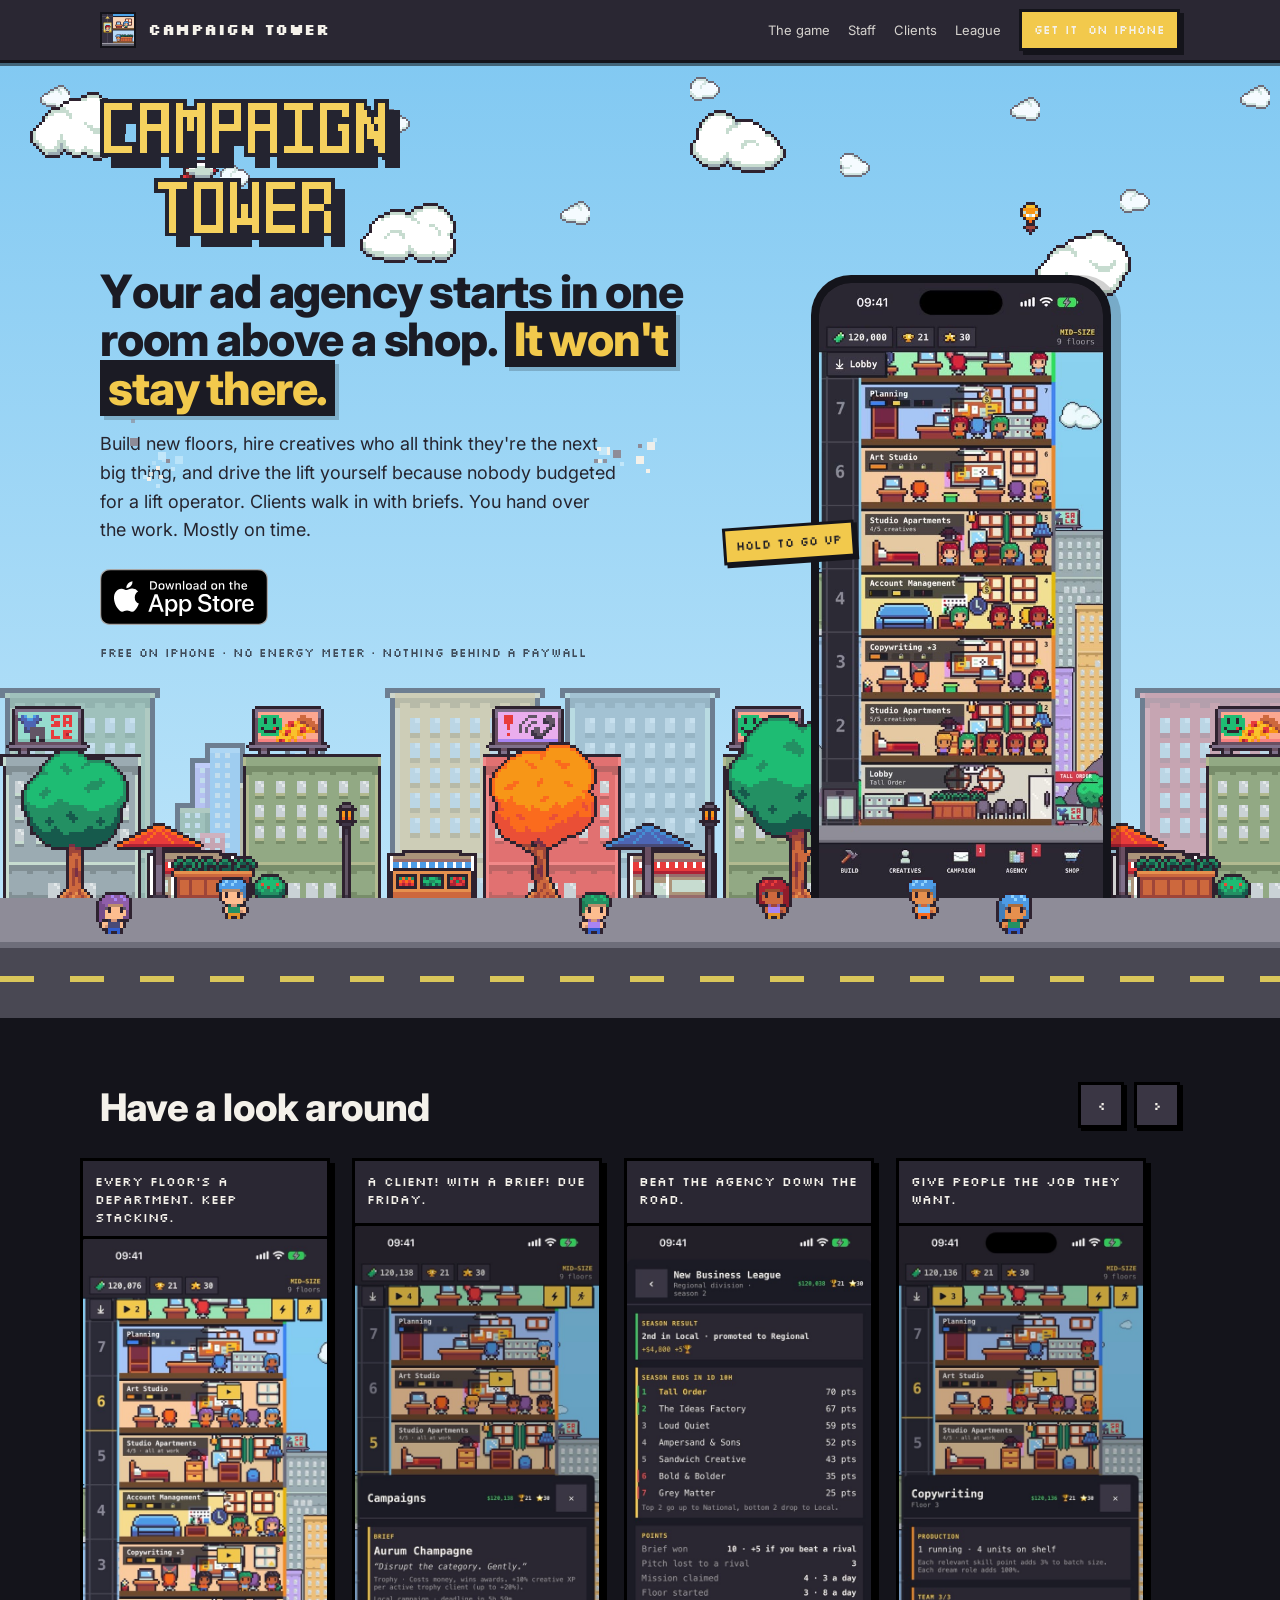
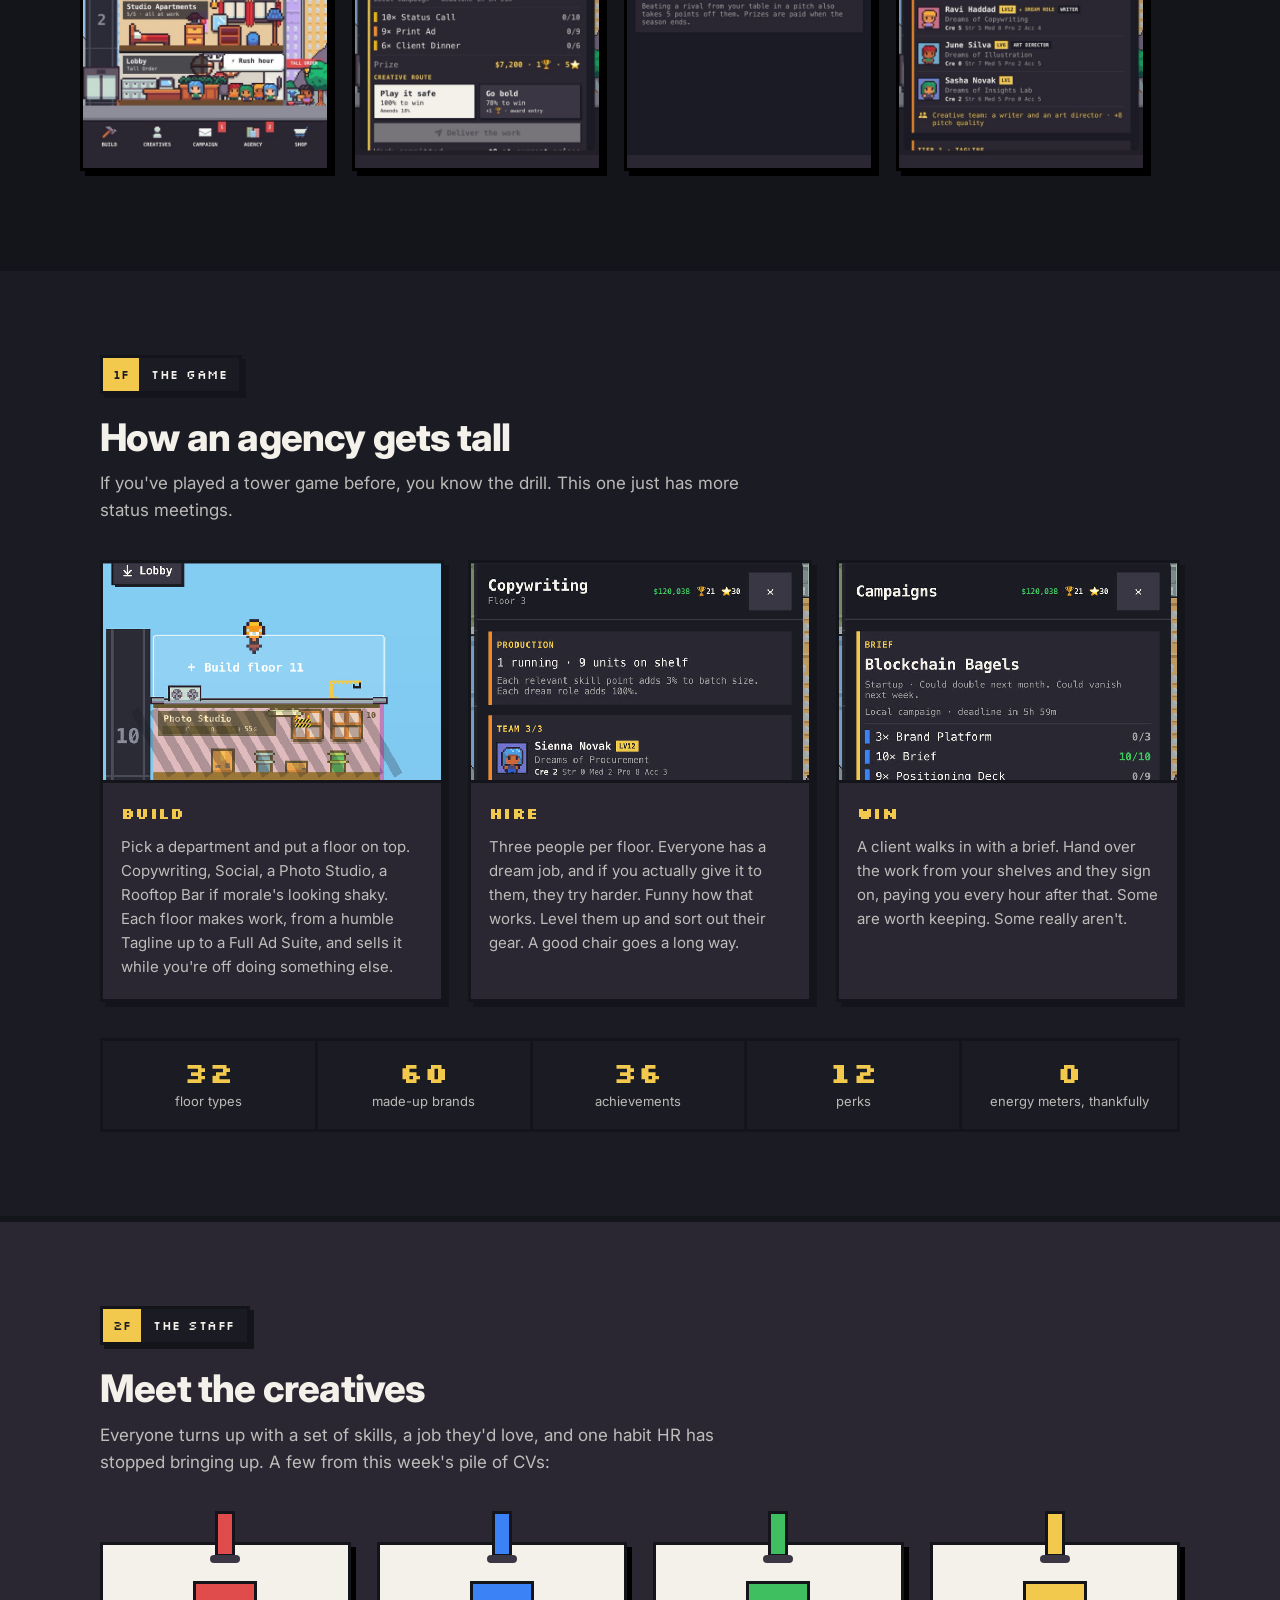
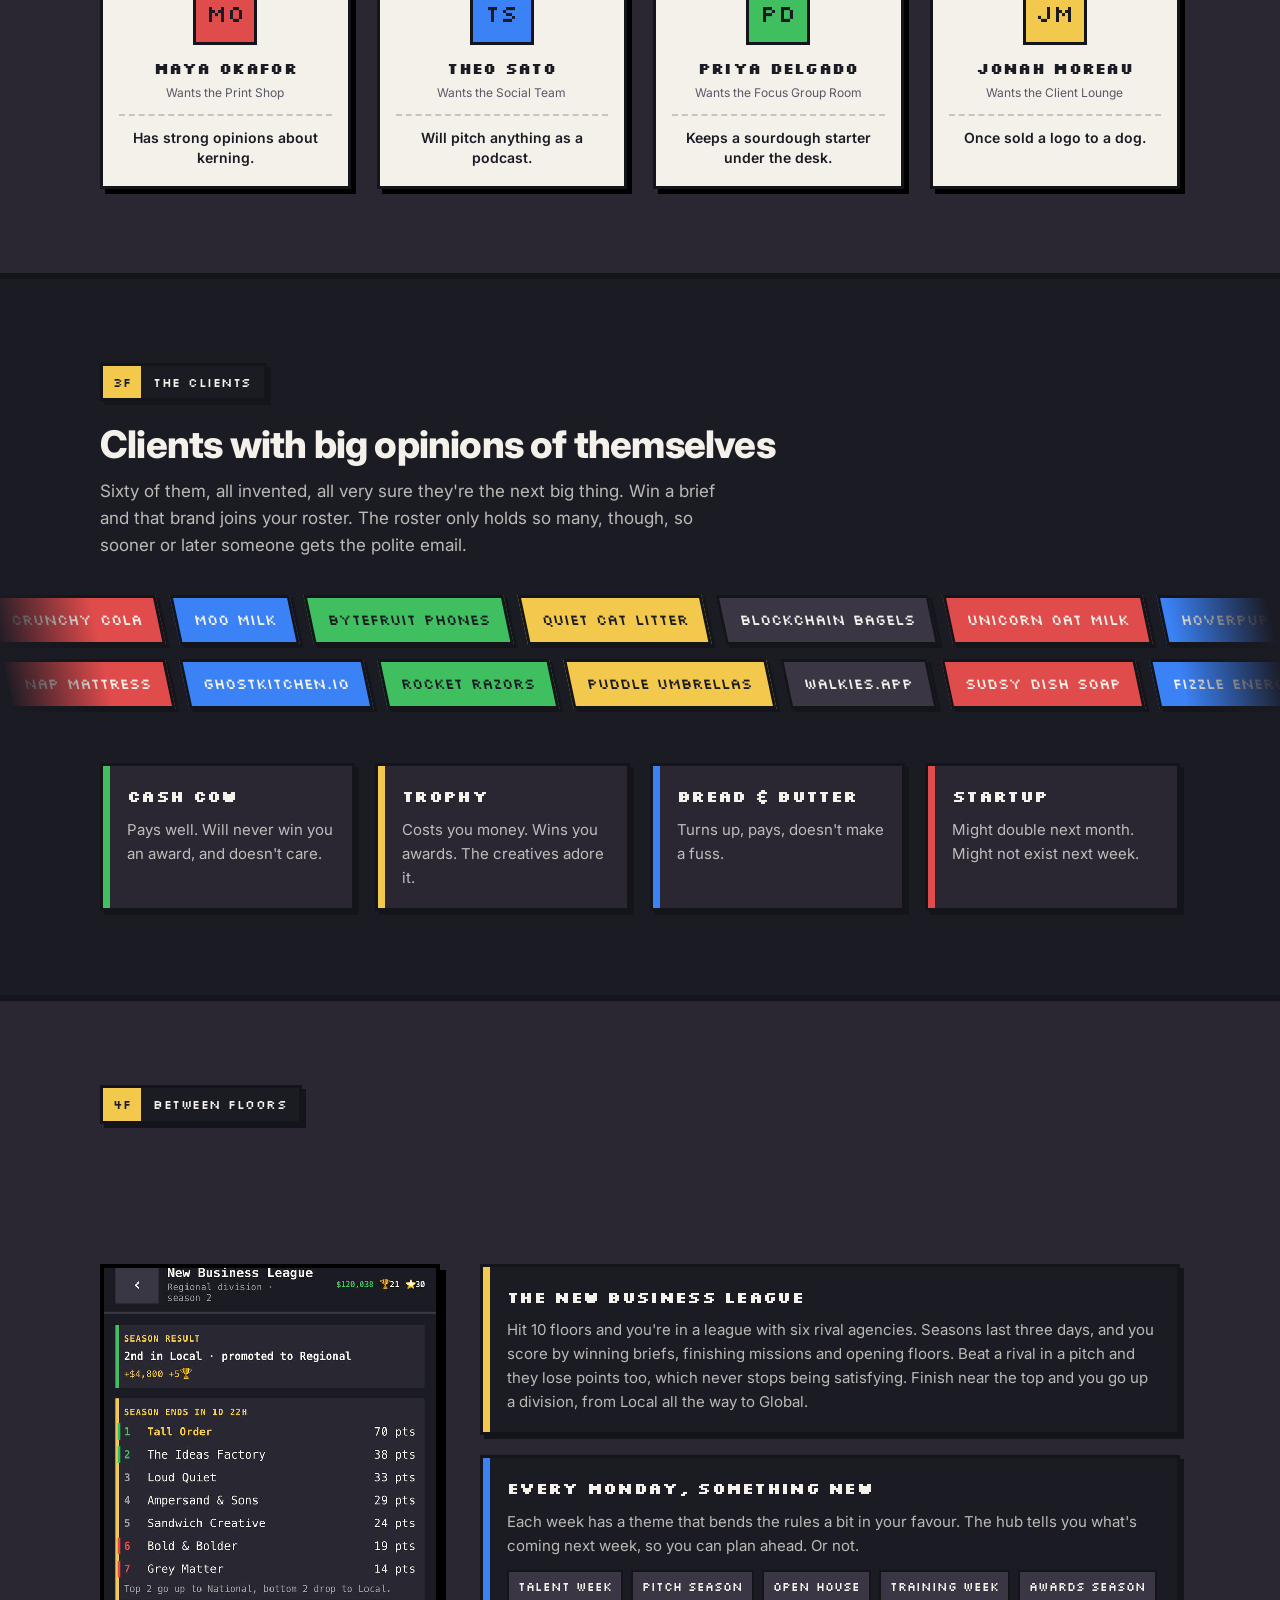
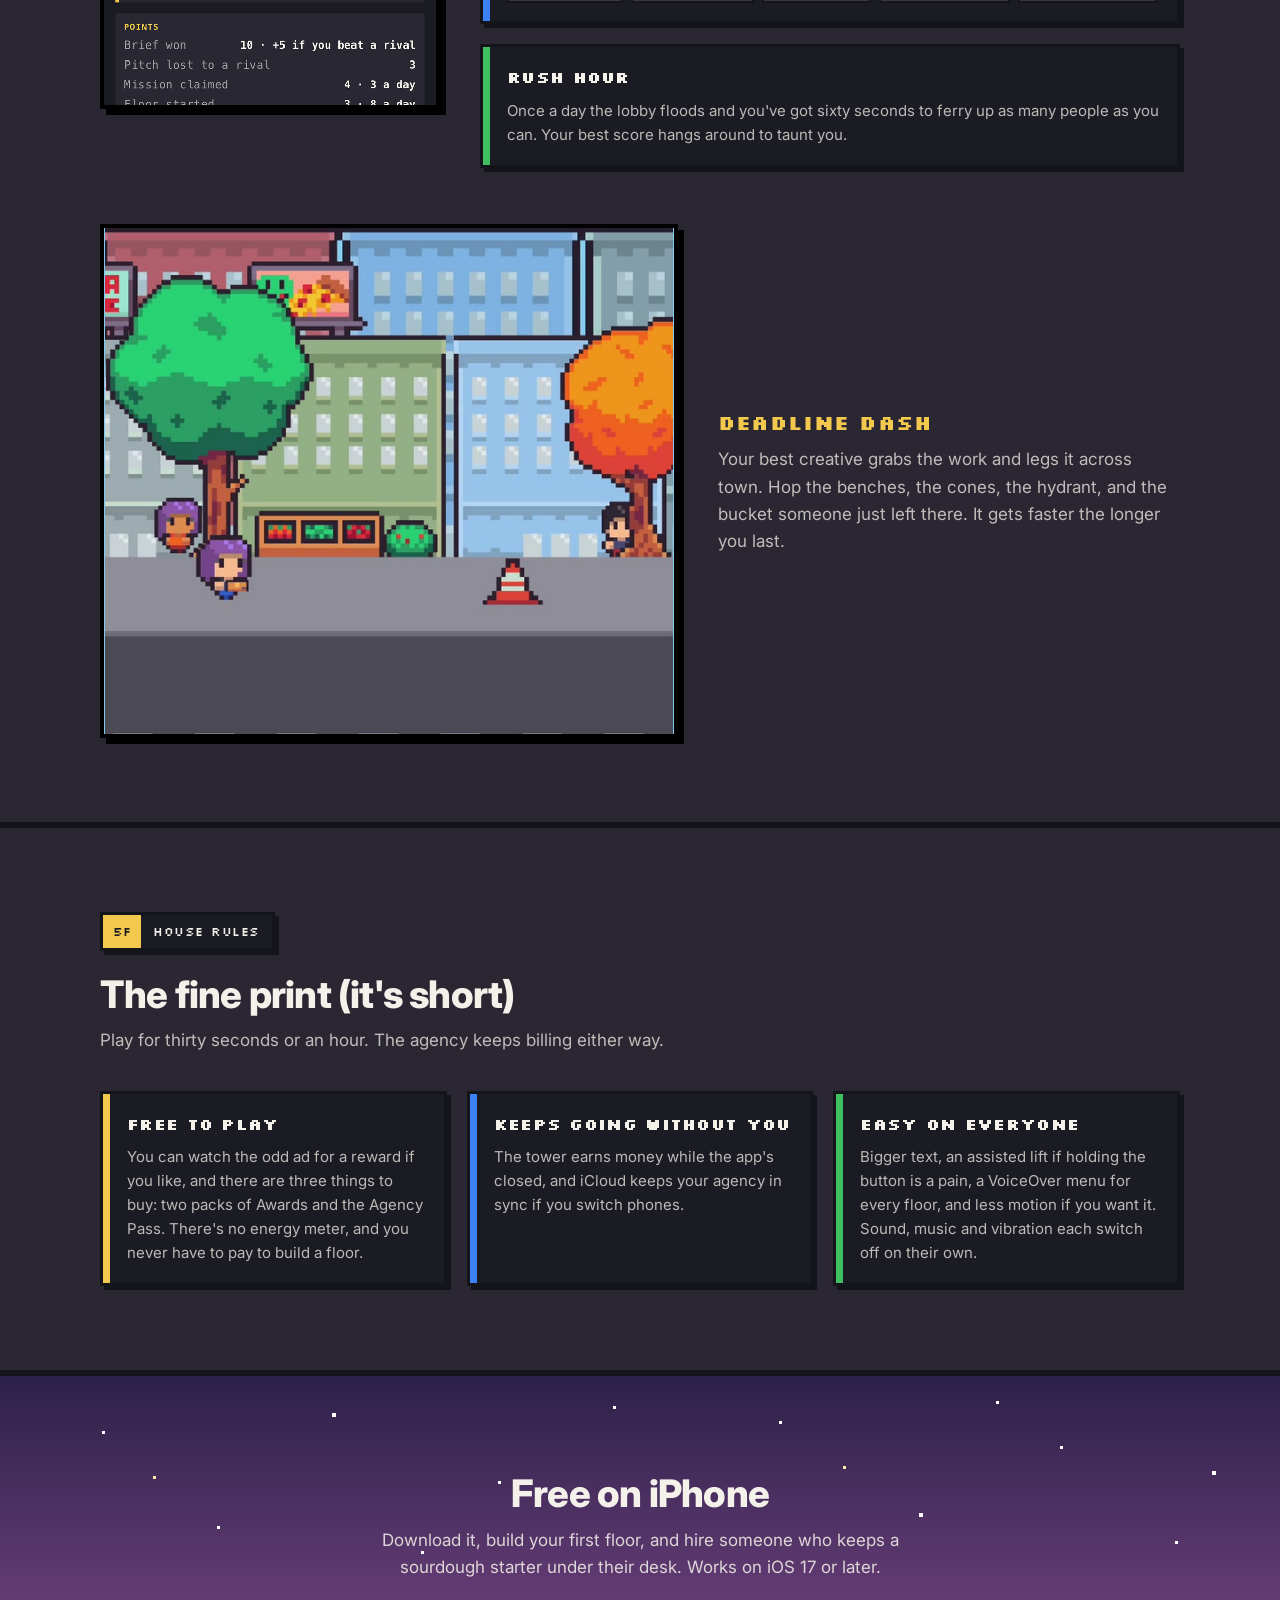
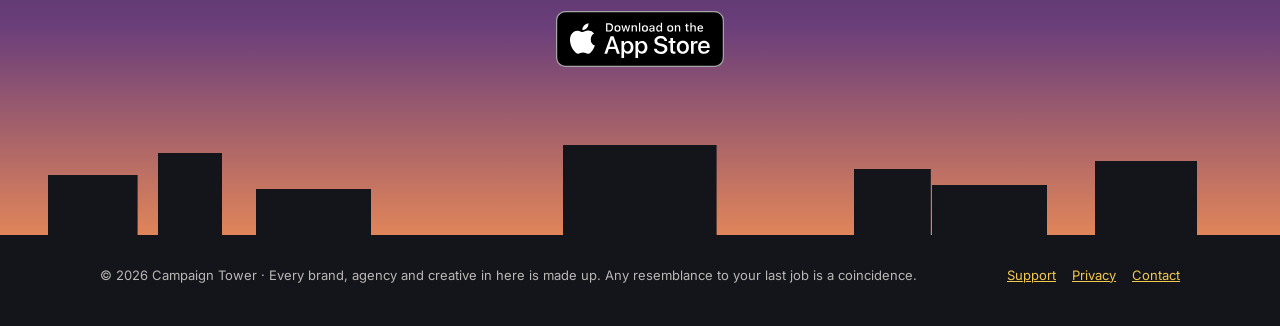
<file: index.html>
<!doctype html>
<html lang="en">
<head>
<meta charset="utf-8">
<meta name="viewport" content="width=device-width,initial-scale=1">
<title>Campaign Tower: build an ad agency one floor at a time</title>
<meta name="description" content="A pixel-art tower game for iPhone. Build an ad agency floor by floor, hire creatives with strange habits, drive the lift yourself and win briefs from sixty made-up brands.">
<link rel="canonical" href="https://njvb.github.io/campaigntower-site/">
<meta property="og:type" content="website">
<meta property="og:url" content="https://njvb.github.io/campaigntower-site/">
<meta property="og:title" content="Campaign Tower">
<meta property="og:description" content="Your ad agency starts in one room above a shop. A pixel-art tower game for iPhone.">
<meta property="og:image" content="https://njvb.github.io/campaigntower-site/img/share.jpg">
<meta property="og:image:width" content="1200">
<meta property="og:image:height" content="630">
<meta name="twitter:card" content="summary_large_image">
<meta name="theme-color" content="#2A2733">
<link rel="icon" href="img/icon.png">
<link rel="apple-touch-icon" href="img/icon.png">
<link rel="preconnect" href="https://fonts.googleapis.com">
<link rel="preconnect" href="https://fonts.gstatic.com" crossorigin>
<link href="https://fonts.googleapis.com/css2?family=Inter:wght@400;600;700;800&family=Silkscreen:wght@400;700&display=swap" rel="stylesheet">
<link rel="stylesheet" href="style.css">
<script src="motion.js" defer></script>
<script>
  document.documentElement.classList.add('js');
  // Full motion unless the visitor asked for less; motion.js clears it if it never loads.
  if (!matchMedia('(prefers-reduced-motion: reduce)').matches) {
    document.documentElement.classList.add('motion');
    setTimeout(() => { if (!window.__motion) document.documentElement.classList.remove('motion'); }, 3000);
  }
  // The App Store link. Every download button uses it.
  window.APP_STORE_URL = "https://apps.apple.com/app/id6804446974";
</script>
<script type="application/ld+json">
{"@context":"https://schema.org","@type":"SoftwareApplication","name":"Campaign Tower","operatingSystem":"iOS 17 or later","applicationCategory":"GameApplication","offers":{"@type":"Offer","price":"0","priceCurrency":"USD"},"description":"A pixel-art idle game about stacking a one-room startup into a global ad agency."}
</script>
</head>
<body>
<header class="bar"><div class="wrap">
  <img src="img/icon.png" alt="" width="36" height="36"><b>CAMPAIGN TOWER</b>
  <nav aria-label="Sections">
    <a href="#loop">The game</a><a href="#staff">Staff</a><a href="#clients">Clients</a><a href="#league">League</a>
    <a class="btn js-store" href="#get">Get it<span class="wide"> on iPhone</span></a>
  </nav>
</div></header>

<div class="liftbar" aria-hidden="true"><b class="lf">G</b><div class="shaft"><i class="car"></i></div></div>

<main>
<section class="hero" data-floor="G" aria-labelledby="hero-title">
  <div class="scene" aria-hidden="true">
    <div class="layer clouds-far"></div>
    <div class="layer clouds"></div>
    <div class="layer flyers"></div>
    <div class="layer far"></div>
    <div class="layer near"></div>
  </div>
  <div class="wrap">
    <div class="hero-top">
      <img class="wordmark px" src="img/wordmark.png" alt="Campaign Tower" width="664" height="328">
      <h1 id="hero-title">Your ad agency starts in one room above a shop. <em>It&nbsp;won't stay there.</em></h1>
    </div>
    <div class="phone-wrap">
      <div class="phone">
        <video src="media/lift.mp4" poster="media/lift-poster.jpg" autoplay muted loop playsinline preload="metadata" width="430" height="932" aria-label="Gameplay: a visitor rides the lift up the tower"></video>
      </div>
      <span class="tag">Hold to go up</span>
    </div>
    <div class="hero-cta">
      <p class="lead">Build new floors, hire creatives who all think they're the next big thing, and drive the lift yourself because nobody budgeted for a lift operator. Clients walk in with briefs. You hand over the work. Mostly on time.</p>
      <div class="cta">
        <a class="store-badge js-store" href="#get"><img src="img/app-store-badge.svg" alt="Download on the App Store" width="168" height="56"></a>
      </div>
      <p class="note">Free on iPhone · No energy meter · Nothing behind a paywall</p>
    </div>
  </div>
  <div class="street" aria-hidden="true"><div class="layer walk back"></div><div class="layer walk front"></div></div>
</section>

<section class="tour" data-floor="G" aria-labelledby="tour-title">
  <div class="wrap head">
    <h2 id="tour-title">Have a look around</h2>
    <div class="arrows"><button type="button" data-dir="-1" aria-label="Previous screenshots">‹</button><button type="button" data-dir="1" aria-label="Next screenshots">›</button></div>
  </div>
  <div class="track" tabindex="0" aria-label="Screenshots">
    <figure class="card"><p>Every floor's a department. Keep stacking.</p><img src="img/shots/01-tower.jpg" alt="The tower from the lobby up: a Rush Hour crowd waits inside and a creative stands under the awning, ready for Deadline Dash" width="540" height="1170" loading="lazy"></figure>
    <figure class="card"><p>A client! With a brief! Due Friday.</p><img src="img/shots/02-campaign.jpg" alt="A campaign brief: the client's quote, the work to deliver, and the choice to play it safe or go bold" width="540" height="1170" loading="lazy"></figure>
    <figure class="card"><p>Beat the agency down the road.</p><img src="img/shots/03-league.jpg" alt="The New Business League table, seven agencies in a three-day season" width="540" height="1170" loading="lazy"></figure>
    <figure class="card"><p>Give people the job they want.</p><img src="img/shots/04-floor.jpg" alt="The Copywriting floor: a writer in their dream role and an art director make a creative team" width="540" height="1170" loading="lazy"></figure>
    <figure class="card"><p>The work has to get there somehow.</p><img src="img/shots/05-dash.jpg" alt="Deadline Dash: a creative running down the high street" width="540" height="1170" loading="lazy"></figure>
    <figure class="card"><p>Something different every week.</p><img src="img/shots/06-agency.jpg" alt="The agency hub with this week's event, perks, missions and mini-games" width="540" height="1170" loading="lazy"></figure>
    <figure class="card"><p>There's always another floor.</p><img src="img/shots/07-top.jpg" alt="The top of the tower with the next floor ready to build" width="540" height="1170" loading="lazy"></figure>
    <figure class="card"><p>Keep the client sweet. Or re-pitch.</p><img src="img/shots/08-accounts.jpg" alt="The client roster: relationship bars, and one client in review with a re-pitch button" width="540" height="1170" loading="lazy"></figure>
  </div>
</section>

<section class="floor" id="loop" data-floor="1" aria-labelledby="loop-title">
  <div class="wrap">
    <div class="plate"><span class="n">1F</span><span class="t">The game</span></div>
    <h2 id="loop-title">How an agency gets tall</h2>
    <p class="intro">If you've played a tower game before, you know the drill. This one just has more status meetings.</p>
    <div class="beats">
      <article class="beat"><img class="px" src="img/build.jpg" alt="The top of the tower, with floor 11 ready to build" width="640" height="570" loading="lazy"><div><h3>Build</h3><p>Pick a department and put a floor on top. Copywriting, Social, a Photo Studio, a Rooftop Bar if morale's looking shaky. Each floor makes work, from a humble Tagline up to a Full Ad Suite, and sells it while you're off doing something else.</p></div></article>
      <article class="beat"><img class="px" src="img/hire.jpg" alt="A department's team of three, each with skills and a dream role" width="640" height="616" loading="lazy"><div><h3>Hire</h3><p>Three people per floor. Everyone has a dream job, and if you actually give it to them, they try harder. Funny how that works. Level them up and sort out their gear. A good chair goes a long way.</p></div></article>
      <article class="beat"><img class="px" src="img/win.jpg" alt="A brief from Blockchain Bagels, with the units needed and the prize" width="640" height="684" loading="lazy"><div><h3>Win</h3><p>A client walks in with a brief. Hand over the work from your shelves and they sign on, paying you every hour after that. Some are worth keeping. Some really aren't.</p></div></article>
    </div>
    <div class="facts">
      <div><b>32</b><span>floor types</span></div>
      <div><b>60</b><span>made-up brands</span></div>
      <div><b>36</b><span>achievements</span></div>
      <div><b>12</b><span>perks</span></div>
      <div><b>0</b><span>energy meters, thankfully</span></div>
    </div>
  </div>
</section>

<section class="floor alt" id="staff" data-floor="2" aria-labelledby="staff-title">
  <div class="wrap">
    <div class="plate"><span class="n">2F</span><span class="t">The staff</span></div>
    <h2 id="staff-title">Meet the creatives</h2>
    <p class="intro">Everyone turns up with a set of skills, a job they'd love, and one habit HR has stopped bringing up. A few from this week's pile of CVs:</p>
    <div class="badges">
      <article class="badge" style="--c:var(--red)"><div class="face" aria-hidden="true">MO</div><h3>Maya Okafor</h3><p class="role">Wants the Print Shop</p><p class="quirk">Has strong opinions about kerning.</p></article>
      <article class="badge" style="--c:var(--blue)"><div class="face" aria-hidden="true">TS</div><h3>Theo Sato</h3><p class="role">Wants the Social Team</p><p class="quirk">Will pitch anything as a podcast.</p></article>
      <article class="badge" style="--c:var(--green)"><div class="face" aria-hidden="true">PD</div><h3>Priya Delgado</h3><p class="role">Wants the Focus Group Room</p><p class="quirk">Keeps a sourdough starter under the desk.</p></article>
      <article class="badge" style="--c:var(--gold)"><div class="face" aria-hidden="true">JM</div><h3>Jonah Moreau</h3><p class="role">Wants the Client Lounge</p><p class="quirk">Once sold a logo to a dog.</p></article>
    </div>
  </div>
</section>

<section class="floor" id="clients" data-floor="3" aria-labelledby="clients-title">
  <div class="wrap">
    <div class="plate"><span class="n">3F</span><span class="t">The clients</span></div>
    <h2 id="clients-title">Clients with big opinions of themselves</h2>
    <p class="intro">Sixty of them, all invented, all very sure they're the next big thing. Win a brief and that brand joins your roster. The roster only holds so many, though, so sooner or later someone gets the polite email.</p>
  </div>
  <div class="marquee" aria-hidden="true">
    <div class="row"><span>Crunchy Cola</span><span>Moo Milk</span><span>Bytefruit Phones</span><span>Quiet Cat Litter</span><span>Blockchain Bagels</span><span>Unicorn Oat Milk</span><span>Hoverpup Drones</span><span>Grandma's Gravy</span><span>Bark Bank</span><span>Thunder Burger</span><span>Wobble Jelly</span><span>Velour Yachts</span><span>Crunchy Cola</span><span>Moo Milk</span><span>Bytefruit Phones</span><span>Quiet Cat Litter</span><span>Blockchain Bagels</span><span>Unicorn Oat Milk</span><span>Hoverpup Drones</span><span>Grandma's Gravy</span><span>Bark Bank</span><span>Thunder Burger</span><span>Wobble Jelly</span><span>Velour Yachts</span></div>
    <div class="row r2"><span>Nap Mattress</span><span>Ghostkitchen.io</span><span>Rocket Razors</span><span>Puddle Umbrellas</span><span>Walkies.app</span><span>Sudsy Dish Soap</span><span>Fizzle Energy</span><span>Piggy Trust Bank</span><span>Happy Hen Eggs</span><span>Maison Mirage</span><span>Zap Batteries</span><span>Aurum Champagne</span><span>Nap Mattress</span><span>Ghostkitchen.io</span><span>Rocket Razors</span><span>Puddle Umbrellas</span><span>Walkies.app</span><span>Sudsy Dish Soap</span><span>Fizzle Energy</span><span>Piggy Trust Bank</span><span>Happy Hen Eggs</span><span>Maison Mirage</span><span>Zap Batteries</span><span>Aurum Champagne</span></div>
  </div>
  <div class="wrap">
    <div class="roster">
      <div class="panel" style="--accent:var(--green)"><h3>Cash cow</h3><p>Pays well. Will never win you an award, and doesn't care.</p></div>
      <div class="panel" style="--accent:var(--gold)"><h3>Trophy</h3><p>Costs you money. Wins you awards. The creatives adore it.</p></div>
      <div class="panel" style="--accent:var(--blue)"><h3>Bread &amp; butter</h3><p>Turns up, pays, doesn't make a fuss.</p></div>
      <div class="panel" style="--accent:var(--red)"><h3>Startup</h3><p>Might double next month. Might not exist next week.</p></div>
    </div>
  </div>
</section>

<section class="floor alt" id="league" data-floor="4" aria-labelledby="league-title">
  <div class="wrap">
    <div class="plate"><span class="n">4F</span><span class="t">Between floors</span></div>
    <h2 id="league-title">Things to do while the tower builds</h2>
    <p class="intro">New floors take a while. Here's what fills the gaps.</p>
    <div class="split">
      <img class="shot px" src="img/league.jpg" alt="The New Business League: your agency top of a seven-agency table" width="640" height="844" loading="lazy">
      <div class="stack">
        <div class="panel" style="--accent:var(--gold)"><h3>The New Business League</h3><p>Hit 10 floors and you're in a league with six rival agencies. Seasons last three days, and you score by winning briefs, finishing missions and opening floors. Beat a rival in a pitch and they lose points too, which never stops being satisfying. Finish near the top and you go up a division, from Local all the way to Global.</p></div>
        <div class="panel" style="--accent:var(--blue)"><h3>Every Monday, something new</h3><p>Each week has a theme that bends the rules a bit in your favour. The hub tells you what's coming next week, so you can plan ahead. Or not.</p>
          <div class="chips"><span>Talent Week</span><span>Pitch Season</span><span>Open House</span><span>Training Week</span><span>Awards Season</span></div></div>
        <div class="panel" style="--accent:var(--green)"><h3>Rush Hour</h3><p>Once a day the lobby floods and you've got sixty seconds to ferry up as many people as you can. Your best score hangs around to taunt you.</p></div>
      </div>
    </div>
    <div class="dash">
      <video src="media/dash.mp4" poster="media/dash-poster.jpg" autoplay muted loop playsinline preload="none" width="640" height="570" aria-label="Deadline Dash: a creative runs down the high street, jumping obstacles"></video>
      <div>
        <h3 style="font-size:20px;color:var(--gold)">Deadline Dash</h3>
        <p class="intro" style="margin-bottom:0">Your best creative grabs the work and legs it across town. Hop the benches, the cones, the hydrant, and the bucket someone just left there. It gets faster the longer you last.</p>
      </div>
    </div>
  </div>
</section>

<section class="floor alt" data-floor="5" aria-labelledby="fair-title">
  <div class="wrap">
    <div class="plate"><span class="n">5F</span><span class="t">House rules</span></div>
    <h2 id="fair-title">The fine print (it's short)</h2>
    <p class="intro">Play for thirty seconds or an hour. The agency keeps billing either way.</p>
    <div class="promises">
      <div class="panel" style="--accent:var(--gold)"><h3>Free to play</h3><p>You can watch the odd ad for a reward if you like, and there are three things to buy: two packs of Awards and the Agency Pass. There's no energy meter, and you never have to pay to build a floor.</p></div>
      <div class="panel" style="--accent:var(--blue)"><h3>Keeps going without you</h3><p>The tower earns money while the app's closed, and iCloud keeps your agency in sync if you switch phones.</p></div>
      <div class="panel" style="--accent:var(--green)"><h3>Easy on everyone</h3><p>Bigger text, an assisted lift if holding the button is a pain, a VoiceOver menu for every floor, and less motion if you want it. Sound, music and vibration each switch off on their own.</p></div>
    </div>
  </div>
</section>

<section class="rooftop" id="get" aria-labelledby="get-title">
  <div class="wrap">
    <h2 id="get-title">Free on iPhone</h2>
    <p>Download it, build your first floor, and hire someone who keeps a sourdough starter under their desk. Works on iOS 17 or later.</p>
    <a class="store-badge js-store" href="#get"><img src="img/app-store-badge.svg" alt="Download on the App Store" width="168" height="56"></a>
  </div>
  <div class="skyline" aria-hidden="true"></div>
</section>
</main>

<footer><div class="wrap">
  <span>© <span id="y"></span> Campaign Tower · Every brand, agency and creative in here is made up. Any resemblance to your last job is a coincidence.</span>
  <nav><a href="support.html">Support</a><a href="privacy.html">Privacy</a><a href="mailto:njvanderbyl@gmail.com">Contact</a></nav>
</div></footer>

<script>
document.getElementById('y').textContent = new Date().getFullYear();
if (window.APP_STORE_URL) document.querySelectorAll('.js-store').forEach(a => { a.href = window.APP_STORE_URL; });

// Screenshot carousel arrows
const track = document.querySelector('.track');
document.querySelectorAll('.arrows button').forEach(b => b.addEventListener('click', () => {
  track.scrollBy({ left: Number(b.dataset.dir) * 272 * 2, behavior: 'smooth' });
}));

// Respect reduced motion: no autoplaying video
if (matchMedia('(prefers-reduced-motion: reduce)').matches) {
  document.querySelectorAll('video[autoplay]').forEach(v => { v.removeAttribute('autoplay'); v.pause(); v.controls = true; });
}

const calm = matchMedia('(prefers-reduced-motion: reduce)').matches;

// Reveal things as they scroll in, staggered within each group
const revealEls = [...document.querySelectorAll('.plate,.floor .intro,.beat,.facts,.badge,.roster .panel,.split>*,.stack>.panel,.dash>*,.promises .panel,.tour .card,#get .wrap>:not(.store-badge)')];
const counts = new Map();
revealEls.forEach(el => {
  const i = counts.get(el.parentElement) || 0;
  counts.set(el.parentElement, i + 1);
  el.style.setProperty('--d', (i * 0.09).toFixed(2) + 's');
});
if ('IntersectionObserver' in window && !calm) {
  const io = new IntersectionObserver(entries => entries.forEach(e => {
    if (!e.isIntersecting) return;
    e.target.classList.add('in');
    io.unobserve(e.target);
  }), { rootMargin: '0px 0px -8% 0px', threshold: 0.12 });
  revealEls.forEach(el => io.observe(el));
} else {
  revealEls.forEach(el => el.classList.add('in'));
}

// The lift at the side climbs as you scroll, and shows which floor you're on
const liftbar = document.querySelector('.liftbar');
const floorLabel = liftbar.querySelector('.lf');
const floors = [...document.querySelectorAll('[data-floor]')];
let shownFloor = 'G', ticking = false;
const updateLift = () => {
  ticking = false;
  const max = document.documentElement.scrollHeight - innerHeight;
  liftbar.style.setProperty('--p', max > 0 ? (scrollY / max).toFixed(4) : 0);
  liftbar.classList.toggle('show', scrollY > innerHeight * 0.6);
  let f = 'G';
  for (const s of floors) if (s.getBoundingClientRect().top < innerHeight * 0.5) f = s.dataset.floor;
  if (f !== shownFloor) {
    shownFloor = f;
    floorLabel.textContent = f;
    floorLabel.classList.remove('ding');
    void floorLabel.offsetWidth;
    floorLabel.classList.add('ding');
  }
};
addEventListener('scroll', () => { if (!ticking) { ticking = true; requestAnimationFrame(updateLift); } }, { passive: true });
updateLift();
</script>
</body>
</html>
</file>
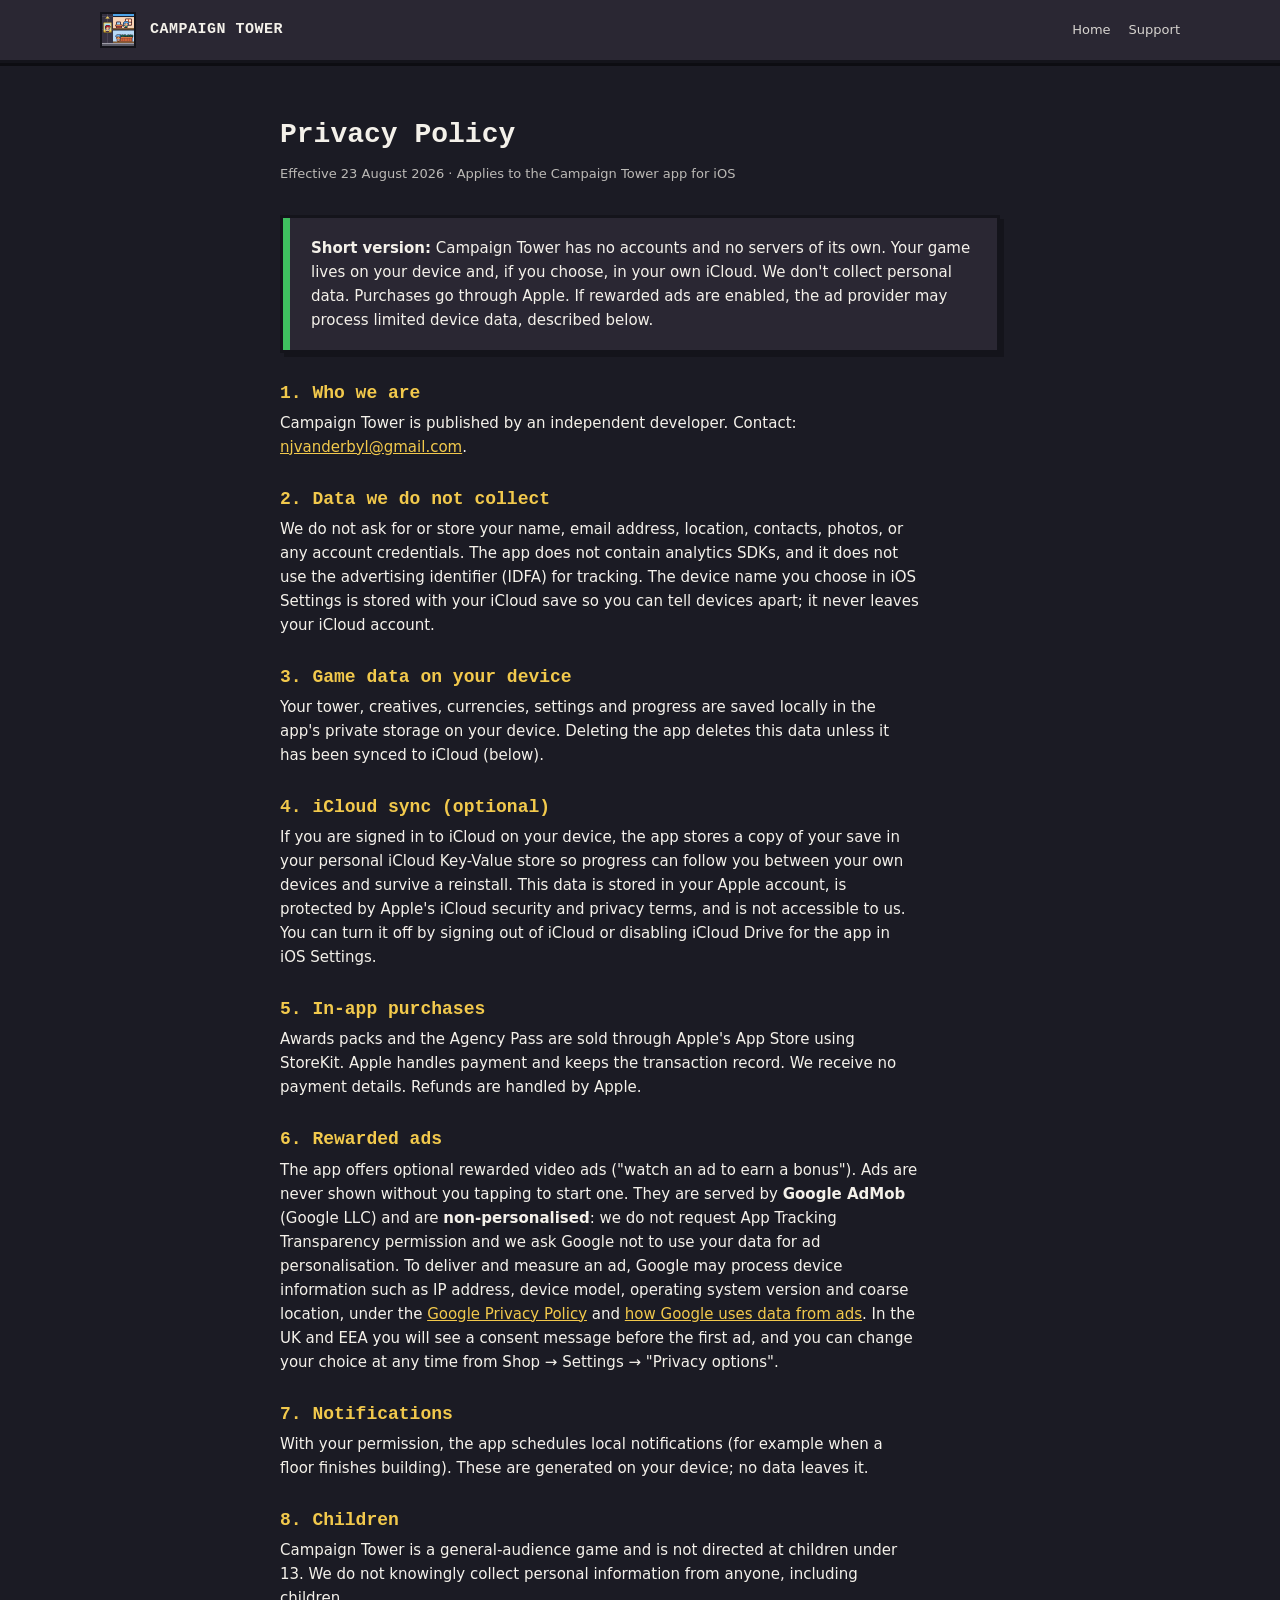
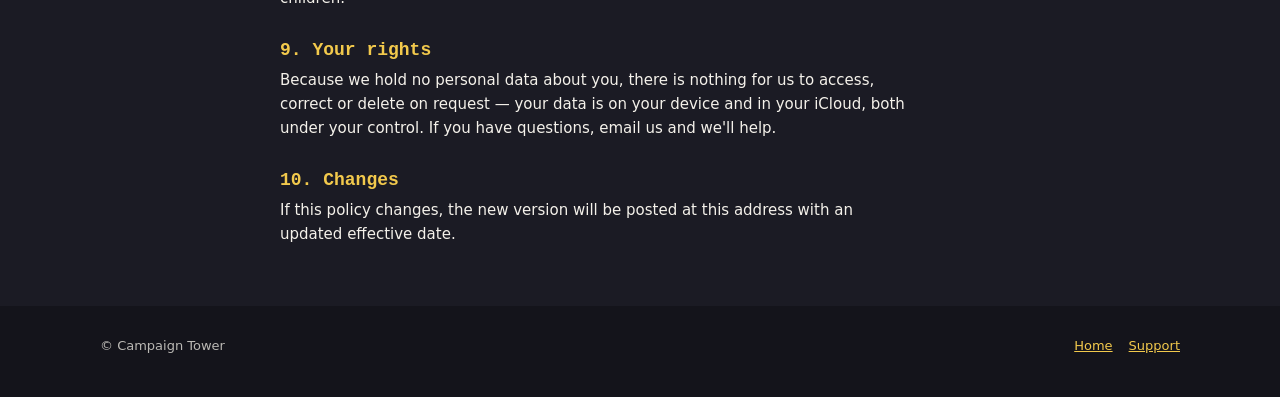
<file: privacy.html>
<!doctype html>
<html lang="en">
<head>
<meta charset="utf-8"><meta name="viewport" content="width=device-width,initial-scale=1">
<title>Privacy Policy — Campaign Tower</title>
<link rel="icon" href="img/icon.png"><link rel="stylesheet" href="style.css">
</head>
<body>
<header class="bar"><div class="wrap"><a href="index.html" style="display:flex;align-items:center;gap:14px;text-decoration:none;color:inherit"><img src="img/icon.png" alt=""><b>CAMPAIGN TOWER</b></a><nav><a href="index.html">Home</a><a href="support.html">Support</a></nav></div></header>
<main class="doc">
  <h1>Privacy Policy</h1>
  <p class="meta">Effective 23 August 2026 · Applies to the Campaign Tower app for iOS</p>

  <div class="panel" style="--accent:#3FBF5F"><p style="margin:0 0 0 4px"><b>Short version:</b> Campaign Tower has no accounts and no servers of its own. Your game lives on your device and, if you choose, in your own iCloud. We don't collect personal data. Purchases go through Apple. If rewarded ads are enabled, the ad provider may process limited device data, described below.</p></div>

  <h2>1. Who we are</h2>
  <p>Campaign Tower is published by an independent developer. Contact: <a href="mailto:njvanderbyl@gmail.com">njvanderbyl@gmail.com</a>.</p>

  <h2>2. Data we do not collect</h2>
  <p>We do not ask for or store your name, email address, location, contacts, photos, or any account credentials. The app does not contain analytics SDKs, and it does not use the advertising identifier (IDFA) for tracking. The device name you choose in iOS Settings is stored with your iCloud save so you can tell devices apart; it never leaves your iCloud account.</p>

  <h2>3. Game data on your device</h2>
  <p>Your tower, creatives, currencies, settings and progress are saved locally in the app's private storage on your device. Deleting the app deletes this data unless it has been synced to iCloud (below).</p>

  <h2>4. iCloud sync (optional)</h2>
  <p>If you are signed in to iCloud on your device, the app stores a copy of your save in your personal iCloud Key-Value store so progress can follow you between your own devices and survive a reinstall. This data is stored in your Apple account, is protected by Apple's iCloud security and privacy terms, and is not accessible to us. You can turn it off by signing out of iCloud or disabling iCloud Drive for the app in iOS Settings.</p>

  <h2>5. In-app purchases</h2>
  <p>Awards packs and the Agency Pass are sold through Apple's App Store using StoreKit. Apple handles payment and keeps the transaction record. We receive no payment details. Refunds are handled by Apple.</p>

  <h2>6. Rewarded ads</h2>
  <p>The app offers optional rewarded video ads ("watch an ad to earn a bonus"). Ads are never shown without you tapping to start one. They are served by <b>Google AdMob</b> (Google LLC) and are <b>non-personalised</b>: we do not request App Tracking Transparency permission and we ask Google not to use your data for ad personalisation. To deliver and measure an ad, Google may process device information such as IP address, device model, operating system version and coarse location, under the <a href="https://policies.google.com/privacy">Google Privacy Policy</a> and <a href="https://policies.google.com/technologies/ads">how Google uses data from ads</a>. In the UK and EEA you will see a consent message before the first ad, and you can change your choice at any time from Shop → Settings → "Privacy options".</p>

  <h2>7. Notifications</h2>
  <p>With your permission, the app schedules local notifications (for example when a floor finishes building). These are generated on your device; no data leaves it.</p>

  <h2>8. Children</h2>
  <p>Campaign Tower is a general-audience game and is not directed at children under 13. We do not knowingly collect personal information from anyone, including children.</p>

  <h2>9. Your rights</h2>
  <p>Because we hold no personal data about you, there is nothing for us to access, correct or delete on request — your data is on your device and in your iCloud, both under your control. If you have questions, email us and we'll help.</p>

  <h2>10. Changes</h2>
  <p>If this policy changes, the new version will be posted at this address with an updated effective date.</p>
</main>
<footer><div class="wrap"><span>© Campaign Tower</span><nav><a href="index.html">Home</a><a href="support.html">Support</a></nav></div></footer>
</body>
</html>
</file>
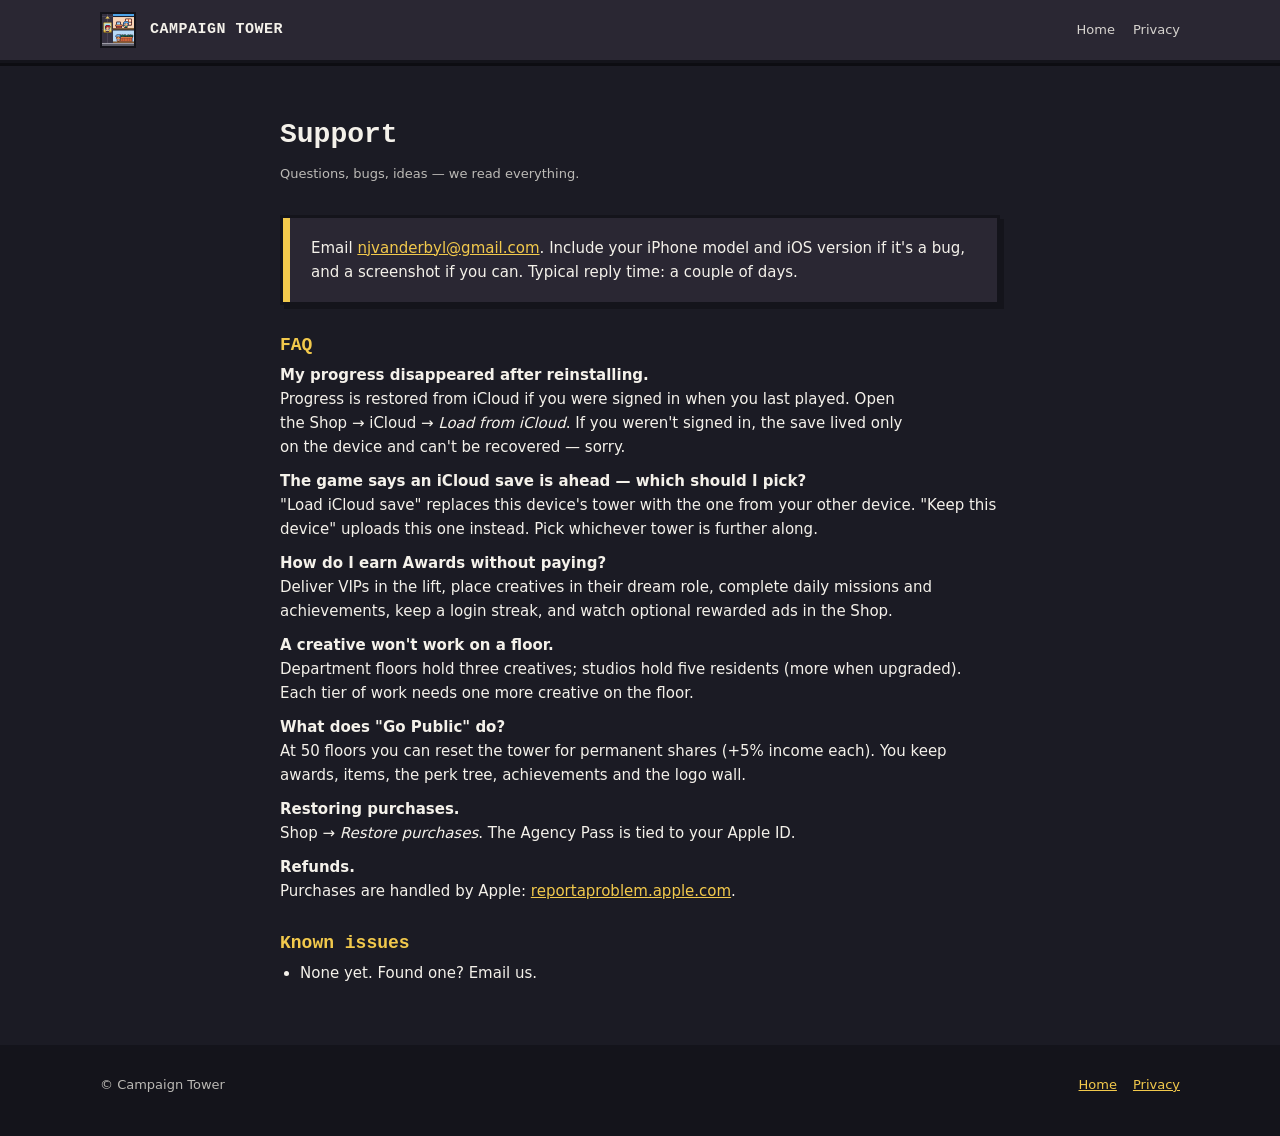
<file: support.html>
<!doctype html>
<html lang="en">
<head>
<meta charset="utf-8"><meta name="viewport" content="width=device-width,initial-scale=1">
<title>Support — Campaign Tower</title>
<link rel="icon" href="img/icon.png"><link rel="stylesheet" href="style.css">
</head>
<body>
<header class="bar"><div class="wrap"><a href="index.html" style="display:flex;align-items:center;gap:14px;text-decoration:none;color:inherit"><img src="img/icon.png" alt=""><b>CAMPAIGN TOWER</b></a><nav><a href="index.html">Home</a><a href="privacy.html">Privacy</a></nav></div></header>
<main class="doc">
  <h1>Support</h1>
  <p class="meta">Questions, bugs, ideas — we read everything.</p>
  <div class="panel" style="--accent:#F2C94C"><p style="margin:0 0 0 4px">Email <a href="mailto:njvanderbyl@gmail.com?subject=Campaign%20Tower">njvanderbyl@gmail.com</a>. Include your iPhone model and iOS version if it's a bug, and a screenshot if you can. Typical reply time: a couple of days.</p></div>

  <h2>FAQ</h2>
  <p><b>My progress disappeared after reinstalling.</b><br>Progress is restored from iCloud if you were signed in when you last played. Open the Shop → iCloud → <i>Load from iCloud</i>. If you weren't signed in, the save lived only on the device and can't be recovered — sorry.</p>
  <p><b>The game says an iCloud save is ahead — which should I pick?</b><br>"Load iCloud save" replaces this device's tower with the one from your other device. "Keep this device" uploads this one instead. Pick whichever tower is further along.</p>
  <p><b>How do I earn Awards without paying?</b><br>Deliver VIPs in the lift, place creatives in their dream role, complete daily missions and achievements, keep a login streak, and watch optional rewarded ads in the Shop.</p>
  <p><b>A creative won't work on a floor.</b><br>Department floors hold three creatives; studios hold five residents (more when upgraded). Each tier of work needs one more creative on the floor.</p>
  <p><b>What does "Go Public" do?</b><br>At 50 floors you can reset the tower for permanent shares (+5% income each). You keep awards, items, the perk tree, achievements and the logo wall.</p>
  <p><b>Restoring purchases.</b><br>Shop → <i>Restore purchases</i>. The Agency Pass is tied to your Apple ID.</p>
  <p><b>Refunds.</b><br>Purchases are handled by Apple: <a href="https://reportaproblem.apple.com">reportaproblem.apple.com</a>.</p>

  <h2>Known issues</h2>
  <ul><li>None yet. Found one? Email us.</li></ul>
</main>
<footer><div class="wrap"><span>© Campaign Tower</span><nav><a href="index.html">Home</a><a href="privacy.html">Privacy</a></nav></div></footer>
</body>
</html>
</file>
<file: style.css>
:root{
  --ink:#1B1B24;--ink2:#14141B;--plate:#2A2733;--plate2:#3A3644;--paper:#F4F1EA;--muted:rgba(244,241,234,.74);
  --gold:#F2C94C;--green:#3FBF5F;--red:#E04B4B;--blue:#3B82F6;--orange:#F28C28;--purple:#8B5CF6;--tan:#C89B6A;
  --sky:#82C9F2;--sky2:#C2E7FA;--pave:#8E8C98;--kerb:#6E6E7A;--road:#494853;
  --pixel:"Silkscreen",ui-monospace,Menlo,monospace;
  --sans:"Inter",system-ui,-apple-system,"Segoe UI",Roboto,sans-serif;
}
*{box-sizing:border-box;margin:0;padding:0}
html{scroll-behavior:smooth;scroll-padding-top:70px}
body{font-family:var(--sans);background:var(--ink);color:var(--paper);line-height:1.6;-webkit-font-smoothing:antialiased}
a{color:var(--gold)}
img,video{max-width:100%;height:auto;display:block}
.px{image-rendering:pixelated;image-rendering:crisp-edges}
.wrap{max-width:1120px;margin:0 auto;padding:0 20px}
.sr{position:absolute;width:1px;height:1px;overflow:hidden;clip:rect(0 0 0 0)}

/* Header (shared with privacy/support) */
.bar{position:sticky;top:0;z-index:20;background:var(--plate);border-bottom:3px solid var(--ink2);box-shadow:0 3px 0 rgba(0,0,0,.5)}
.bar .wrap{display:flex;align-items:center;gap:12px;height:60px}
.bar img{width:36px;height:36px;border:2px solid var(--ink2)}
.bar b{font-family:var(--pixel);font-size:15px;letter-spacing:.5px;white-space:nowrap}
.bar nav{margin-left:auto;display:flex;align-items:center;gap:18px;font-size:13px}
.bar nav a{color:var(--paper);text-decoration:none;opacity:.85}.bar nav a:hover{opacity:1;color:var(--gold)}
.bar nav .btn{opacity:1;padding:8px 12px;font-size:12px;white-space:nowrap}
@media (max-width:480px){.bar nav .btn .wide{display:none}}

/* Buttons */
.btn{display:inline-flex;align-items:center;gap:10px;font-family:var(--pixel);font-size:15px;color:var(--ink);background:var(--gold);padding:14px 20px;border:3px solid var(--ink2);box-shadow:4px 4px 0 var(--ink2);text-decoration:none;transition:transform .08s,box-shadow .08s;cursor:pointer}
.btn:hover{transform:translate(2px,2px);box-shadow:2px 2px 0 var(--ink2)}
.btn:focus-visible{outline:3px solid var(--paper);outline-offset:3px}
/* Apple's official badge, used as supplied: no recolouring, effects or animation (Apple's rules).
   Clear space of at least a quarter of its height on every side. */
.store-badge{display:inline-block;padding:14px;margin:-14px;line-height:0;border-radius:12px}
.store-badge img{height:56px;width:auto}
.store-badge:focus-visible{outline:3px solid var(--paper);outline-offset:-4px}
.hero .store-badge:focus-visible{outline-color:var(--ink2)}

/* Hero */
.hero{padding:0;position:relative;overflow:hidden;background:linear-gradient(180deg,var(--sky) 0%,var(--sky2) 100%);color:var(--ink)}
.hero .wrap{position:relative;z-index:2;display:grid;grid-template-columns:1.15fr .85fr;grid-template-areas:"top phone" "cta phone";column-gap:48px;align-items:end;padding-top:36px}
.hero-top{grid-area:top;align-self:end}
.hero-cta{grid-area:cta;align-self:start;padding-bottom:236px}
.hero .phone-wrap{grid-area:phone;align-self:end}
.wordmark{width:min(300px,72%);height:auto;margin:0 0 20px}
.hero h1{font-family:var(--sans);font-weight:800;font-size:clamp(30px,4vw,46px);line-height:1.05;letter-spacing:-1.2px}
.hero h1 em{font-style:normal;-webkit-box-decoration-break:clone;box-decoration-break:clone;background:var(--ink);color:var(--gold);padding:0 .18em;box-shadow:4px 4px 0 rgba(0,0,0,.18)}
.hero .lead{font-size:18px;margin:18px 0 24px;max-width:520px;color:#26252f}
.hero .cta{display:flex;gap:14px;flex-wrap:wrap;align-items:center}
.hero .note{font-family:var(--pixel);font-size:12px;margin-top:18px;color:rgba(27,27,36,.75)}
.phone{width:300px;margin:0 auto;border:8px solid var(--ink2);border-bottom:none;border-radius:40px 40px 0 0;overflow:hidden;background:#000;box-shadow:10px 0 0 rgba(0,0,0,.18)}
.phone video{width:100%;height:auto;aspect-ratio:430/932}
.phone-wrap{position:relative}
.phone-wrap .tag{position:absolute;left:-18px;top:40%;font-family:var(--pixel);font-size:12px;background:var(--gold);border:3px solid var(--ink2);padding:6px 10px;box-shadow:3px 3px 0 var(--ink2);transform:rotate(-4deg)}
.street{position:relative;z-index:3;height:120px;background:var(--road)}   /* above the phone, so passers-by walk in front of it */
.street::before{content:"";position:absolute;left:0;right:0;top:0;height:44px;background:var(--pave);border-bottom:6px solid var(--kerb)}
.street::after{content:"";position:absolute;left:0;right:0;top:78px;height:6px;background:repeating-linear-gradient(90deg,#D9C65A 0 34px,transparent 34px 70px);animation:lines 5.1s linear infinite}
/* Road markings scroll at the street's pace (321 art px × scale per 70 s) */
@keyframes lines{to{background-position-x:-70px}}
/* Hero scenery: flattened strips composed from the game's own city sprites
   (scripts/make-site-scene.swift), each panning at its own speed for depth. */
.hero{--s:3}
.scene{position:absolute;left:0;right:0;top:0;bottom:120px;z-index:0;pointer-events:none;overflow:hidden}
.layer{position:absolute;left:0;width:calc(100% + var(--w));background-repeat:repeat-x;image-rendering:pixelated;image-rendering:crisp-edges;animation:pan var(--t) linear infinite}
.layer.clouds-far{--k:calc(var(--s) * 2 / 3);--w:calc(600px * var(--k));--t:240s;top:6px;height:calc(90px * var(--k));background-image:url(img/scene/scene-clouds-far.png);background-size:var(--w) 100%}
.layer.clouds{--w:calc(520px * var(--s));--t:150s;top:14px;height:calc(80px * var(--s));background-image:url(img/scene/scene-clouds.png);background-size:var(--w) 100%}
.layer.flyers{--w:calc(520px * var(--s));--t:95s;top:70px;height:calc(40px * var(--s));background-image:url(img/scene/scene-flyers.png);background-size:var(--w) 100%;animation-direction:reverse}
.layer.far{--k:calc(var(--s) * 5 / 3);--w:calc(301px * var(--k));--t:120s;bottom:0;height:calc(42px * var(--k));background-image:url(img/scene/scene-far.png);background-size:var(--w) 100%}
.layer.near{--w:calc(321px * var(--s));--t:70s;bottom:0;height:calc(66px * var(--s));background-image:url(img/scene/scene-near.png);background-size:var(--w) 100%}
/* Passers-by on the pavement: each group walks at its own pace, stepping through four walk frames */
.layer.walk{height:calc(16px * var(--s));background-size:var(--w) calc(64px * var(--s));animation:pan var(--t) linear infinite,walkcycle .64s steps(4) infinite}
.layer.walk.back{--w:calc(520px * var(--s));--t:34s;top:calc(-9px * var(--s));background-image:url(img/scene/scene-walk-left.png)}
.layer.walk.front{--w:calc(480px * var(--s));--t:80s;top:calc(-4px * var(--s));background-image:url(img/scene/scene-walk-right.png);animation-direction:reverse,normal}
@keyframes pan{to{transform:translateX(calc(var(--w) * -1))}}
@keyframes walkcycle{to{background-position-y:calc(-64px * var(--s))}}

/* Floors: section headers styled as the game's floor nameplates */
section{padding:84px 0}
.floor{border-top:6px solid var(--ink2)}
.floor.alt{background:var(--plate)}
.plate{display:inline-flex;align-items:stretch;margin-bottom:22px;border:3px solid var(--ink2);box-shadow:4px 4px 0 var(--ink2);background:var(--ink)}
.plate .n{font-family:var(--pixel);font-size:13px;background:var(--gold);color:var(--ink);padding:6px 10px;display:flex;align-items:center}
.plate .t{font-family:var(--pixel);font-size:13px;padding:6px 12px;color:var(--paper);display:flex;align-items:center;letter-spacing:.5px}
h2{font-family:var(--sans);font-weight:800;font-size:clamp(26px,3.4vw,38px);line-height:1.12;letter-spacing:-.8px;margin-bottom:12px;max-width:760px}
h2+p,.intro{color:var(--muted);font-size:17px;max-width:640px;margin-bottom:36px}
h3{font-family:var(--pixel);font-size:16px;font-weight:700;letter-spacing:.3px;margin-bottom:8px}

/* Tour carousel */
.tour{padding:64px 0 72px;background:var(--ink2)}
.tour .head{display:flex;align-items:end;justify-content:space-between;gap:20px;margin-bottom:24px}
.tour h2{margin:0}
.arrows{display:flex;gap:10px}
.arrows button{font-family:var(--pixel);font-size:18px;width:46px;height:46px;background:var(--plate2);color:var(--paper);border:3px solid #000;box-shadow:3px 3px 0 #000;cursor:pointer}
.arrows button:hover{background:var(--gold);color:var(--ink)}
.track{display:grid;grid-auto-flow:column;grid-auto-columns:250px;gap:22px;overflow-x:auto;scroll-snap-type:x mandatory;padding:6px 20px 22px;max-width:1120px;margin:0 auto;scrollbar-color:var(--plate2) transparent}
.card{scroll-snap-align:start;background:var(--plate);border:3px solid #000;box-shadow:5px 5px 0 #000}
.card p{font-family:var(--pixel);font-size:13px;line-height:1.35;padding:12px 12px 10px;min-height:62px;color:var(--paper)}
.card img{width:100%;height:auto;border-top:3px solid #000}

/* The loop */
.beats{display:grid;grid-template-columns:repeat(3,1fr);gap:24px}
.beat{background:var(--plate);border:3px solid var(--ink2);box-shadow:5px 5px 0 var(--ink2);display:flex;flex-direction:column}
.beat img{width:100%;height:220px;object-fit:cover;object-position:top;border-bottom:3px solid var(--ink2)}
.beat div{padding:18px 18px 20px}
.beat h3{color:var(--gold)}
.beat p{color:var(--muted);font-size:15px}
.facts{display:grid;grid-template-columns:repeat(5,1fr);gap:0;margin-top:36px;border:3px solid var(--ink2);background:var(--ink2)}
.facts div{background:var(--ink);padding:16px 10px;text-align:center;border-right:3px solid var(--ink2)}
.facts div:last-child{border-right:0}
.facts b{display:block;font-family:var(--pixel);font-size:28px;color:var(--gold);line-height:1.1}
.facts span{font-size:13px;color:var(--muted)}

/* Staff: lanyard ID badges */
.badges{display:grid;grid-template-columns:repeat(4,1fr);gap:26px;padding-top:30px}
.badge{position:relative;background:var(--paper);color:var(--ink);border:3px solid var(--ink2);box-shadow:5px 5px 0 #000;padding:30px 16px 18px;text-align:center}
.badge::before{content:"";position:absolute;left:50%;top:-34px;width:14px;height:40px;transform:translateX(-50%);background:var(--c,var(--red));border:3px solid var(--ink2)}
.badge::after{content:"";position:absolute;left:50%;top:10px;width:30px;height:8px;transform:translateX(-50%);background:var(--plate2);border-radius:4px}
.badge{--r:-1.4deg;transform-origin:50% -34px;animation:swing 4.5s ease-in-out infinite alternate}
.badge:nth-child(even){--r:1.6deg;animation-delay:-1.8s;animation-duration:5.2s}
.badge:hover{animation-duration:.7s}
.face{width:64px;height:64px;margin:6px auto 12px;background:var(--c,var(--red));border:3px solid var(--ink2);display:grid;place-items:center;font-family:var(--pixel);font-size:24px;color:var(--ink)}
.badge h3{font-size:15px;margin-bottom:2px}
.badge .role{font-size:12px;color:#5a5866;margin-bottom:12px}
.badge .quirk{font-size:14px;font-weight:600;line-height:1.4;border-top:2px dashed #c9c4b8;padding-top:12px}

/* Clients */
.marquee{overflow:hidden;margin:6px 0 40px;mask-image:linear-gradient(90deg,transparent,#000 8%,#000 92%,transparent)}
.marquee .row{display:flex;gap:14px;width:max-content;animation:scroll 60s linear infinite;margin-bottom:14px}
.marquee .row.r2{animation-duration:75s;animation-direction:reverse}
.marquee span{font-family:var(--pixel);font-size:15px;white-space:nowrap;padding:10px 16px;border:3px solid var(--ink2);box-shadow:3px 3px 0 var(--ink2);background:var(--plate2)}
.marquee span:nth-child(5n+1){background:var(--red)}.marquee span:nth-child(5n+2){background:var(--blue)}
.marquee span:nth-child(5n+3){background:var(--green);color:var(--ink)}.marquee span:nth-child(5n+4){background:var(--gold);color:var(--ink)}
@keyframes scroll{to{transform:translateX(-50%)}}
.roster{display:grid;grid-template-columns:repeat(4,1fr);gap:20px}
.panel{background:var(--plate);border:3px solid var(--ink2);box-shadow:4px 4px 0 var(--ink2);padding:18px 18px 18px 24px;position:relative}
.panel::before{content:"";position:absolute;left:0;top:0;bottom:0;width:7px;background:var(--accent,var(--plate2))}
.floor.alt .panel{background:var(--ink)}
.panel p{color:var(--muted);font-size:15px}

/* Between floors */
.split{display:grid;grid-template-columns:340px 1fr;gap:40px;align-items:start}
.shot{border:4px solid #000;box-shadow:6px 6px 0 #000;background:#000}
.stack{display:grid;gap:20px}
.chips{display:flex;flex-wrap:wrap;gap:8px;margin-top:12px}
.chips span{font-family:var(--pixel);font-size:12px;padding:5px 9px;background:var(--plate2);border:2px solid var(--ink2)}
.dash{margin-top:56px;display:grid;grid-template-columns:1.25fr 1fr;gap:40px;align-items:center}
.dash video{width:100%;height:auto;aspect-ratio:640/570;border:4px solid #000;box-shadow:6px 6px 0 #000;background:#82C9F2}

/* Fair and free */
.promises{display:grid;grid-template-columns:repeat(3,1fr);gap:20px}

/* Rooftop */
.rooftop{background:linear-gradient(180deg,#2C2148 0%,#6B3F7A 55%,#E0855A 100%);text-align:center;padding:96px 0 0;border-top:6px solid var(--ink2)}
.rooftop h2{margin:0 auto 12px}
.rooftop p{color:rgba(244,241,234,.85);margin:0 auto 30px;max-width:560px;font-size:17px}
.rooftop .skyline{margin-top:70px;height:90px;background:
 linear-gradient(var(--ink2),var(--ink2)) 4% 100%/7% 60px no-repeat,
 linear-gradient(var(--ink2),var(--ink2)) 13% 100%/5% 82px no-repeat,
 linear-gradient(var(--ink2),var(--ink2)) 22% 100%/9% 46px no-repeat,
 linear-gradient(var(--ink2),var(--ink2)) 50% 100%/12% 90px no-repeat,
 linear-gradient(var(--ink2),var(--ink2)) 71% 100%/6% 66px no-repeat,
 linear-gradient(var(--ink2),var(--ink2)) 80% 100%/9% 50px no-repeat,
 linear-gradient(var(--ink2),var(--ink2)) 93% 100%/8% 74px no-repeat}

/* Footer (shared) */
footer{padding:30px 0 40px;font-size:13px;color:var(--muted);background:var(--ink2)}
footer .wrap{display:flex;flex-wrap:wrap;gap:18px;align-items:center}
footer nav{margin-left:auto;display:flex;gap:16px}

/* Privacy / support pages */
.doc{max-width:760px;margin:0 auto;padding:50px 20px}
.doc h1{font-family:var(--pixel);font-size:28px;margin-bottom:6px}.doc .meta{color:var(--muted);font-size:13px;margin-bottom:30px}
.doc h2{font-family:var(--pixel);font-size:18px;margin:30px 0 8px;color:var(--gold);letter-spacing:0}.doc p,.doc li{font-size:15px;margin-bottom:10px;color:var(--paper)}.doc ul{padding-left:20px}
.doc .panel{margin:18px 0}

@media (max-width:980px){
  .badges,.roster{grid-template-columns:repeat(2,1fr)}
  .split,.dash{grid-template-columns:1fr}.split .shot{max-width:360px}
  .beats,.promises{grid-template-columns:1fr 1fr}
}
@media (max-width:760px){
  section{padding:60px 0}
  .hero .wrap{grid-template-columns:1fr;grid-template-areas:"top" "cta" "phone";padding-top:34px}
  .hero{--s:2}
  .street::after{animation-duration:7.6s}
  .wordmark{width:240px;margin-bottom:18px}
  .hero-cta{padding:22px 0 8px}
  .hero .phone{width:250px;margin-top:24px}
  .phone-wrap .tag{left:4px}
  .beats,.promises,.roster{grid-template-columns:1fr}
  .badges{grid-template-columns:1fr 1fr;gap:20px 14px}
  .badge{padding:26px 10px 14px}.badge .quirk{font-size:13px}
  .facts{grid-template-columns:repeat(2,1fr)}.facts div{border-right:0!important;border-top:3px solid var(--ink2)}.facts div:first-child,.facts div:nth-child(2){border-top:0}
  .facts div:nth-child(odd){border-right:3px solid var(--ink2)!important}
  .facts div:last-child{grid-column:1/-1;border-right:0!important}
  .track{grid-auto-columns:220px}
  .arrows{display:none}
  .bar nav a:not(.btn){display:none}
}
/* ---------- Motion ---------- */
@keyframes swing{from{transform:rotate(var(--r))}to{transform:rotate(calc(var(--r) * -1))}}
@keyframes drop{from{opacity:0;transform:translateY(-46px) scale(.96)}}
@keyframes rise{from{opacity:0;transform:translateY(26px)}}
@keyframes rise-big{from{opacity:0;transform:translateY(160px)}}
@keyframes wipe{to{background-size:100% 100%;color:var(--gold)}}
@keyframes pop{from{transform:rotate(-4deg) scale(0)}to{transform:rotate(-4deg) scale(1)}}
@keyframes nudge{0%,100%{transform:rotate(-4deg)}50%{transform:rotate(-1deg) translateY(-4px)}}
@keyframes drive{to{translate:calc(100vw + 200px) 0}}
@keyframes drive-back{to{translate:calc(-100vw - 200px) 0}}
@keyframes ding{0%,100%{background:var(--gold)}50%{background:#fff}}
@keyframes twinkle{from{opacity:.35}to{opacity:1}}

/* Hero entrance */
html.js .wordmark{animation:drop .9s cubic-bezier(.34,1.56,.64,1) both}
html.js .hero h1{animation:rise .8s .15s cubic-bezier(.2,.7,.2,1) both}
html.js .hero h1 em{background:linear-gradient(var(--ink),var(--ink)) no-repeat 0 0/0% 100%;color:var(--ink);animation:wipe .7s 1s cubic-bezier(.7,0,.2,1) forwards}
html.js .hero-cta{animation:rise .8s .35s cubic-bezier(.2,.7,.2,1) both}
html.js .phone-wrap{animation:rise-big 1.1s .2s cubic-bezier(.2,.8,.2,1) both}
html.js .phone-wrap .tag{animation:pop .5s 1.4s cubic-bezier(.34,1.56,.64,1) both,nudge 3.2s 2s ease-in-out infinite}

/* Scroll reveals */
html.js :is(.plate,.floor h2,.floor .intro,.beat,.facts,.roster .panel,.split>*,.stack>.panel,.dash>*,.promises .panel,.tour .card,#get .wrap>:not(.store-badge)){opacity:0;translate:0 34px;transition:opacity .8s cubic-bezier(.2,.7,.2,1) var(--d,0s),translate .8s cubic-bezier(.2,.7,.2,1) var(--d,0s)}
html.js .badge{opacity:0;translate:0 -60px;transition:opacity .5s var(--d,0s),translate .9s cubic-bezier(.34,1.56,.64,1) var(--d,0s)}
html.js .in{opacity:1!important;translate:0 0!important}
.plate.in .n{animation:ding .3s .5s steps(1) 3}

/* Lift progress indicator */
.liftbar{position:fixed;right:18px;top:50%;z-index:15;display:flex;flex-direction:column;align-items:center;gap:8px;translate:0 -50%;opacity:0;pointer-events:none;transition:opacity .4s}
.liftbar.show{opacity:1}
.liftbar .lf{font-family:var(--pixel);font-size:14px;background:var(--gold);color:var(--ink);border:3px solid #000;min-width:42px;text-align:center;padding:4px 6px;box-shadow:3px 3px 0 #000}
.liftbar .lf.ding{animation:ding .25s steps(1) 3}
.liftbar .shaft{position:relative;width:28px;height:200px;background:var(--plate) repeating-linear-gradient(0deg,transparent 0 30px,rgba(0,0,0,.45) 30px 33px);border:3px solid #000;box-shadow:3px 3px 0 #000}
.liftbar .car{position:absolute;left:2px;right:2px;bottom:2px;height:26px;background:var(--gold);border:2px solid #000;box-shadow:inset 0 -8px 0 #c79a2a;translate:0 calc(var(--p,0) * -164px);transition:translate .15s linear}
.liftbar .car::before{content:"";position:absolute;left:4px;right:4px;top:3px;height:7px;background:#2a2733}
@media (max-width:1100px){.liftbar{display:none}}

/* Hover and ambient touches */
.card{transition:transform .25s cubic-bezier(.2,.7,.2,1),box-shadow .25s}
.card:hover{transform:translateY(-8px) rotate(-1deg);box-shadow:9px 14px 0 #000}
.beat{overflow:hidden;transition:transform .25s,box-shadow .25s}
.beat img{transition:transform .6s cubic-bezier(.2,.7,.2,1)}
.beat:hover{transform:translateY(-6px);box-shadow:8px 11px 0 var(--ink2)}
.beat:hover img{transform:scale(1.06)}
.panel{transition:transform .2s,box-shadow .2s}
.panel:hover{transform:translate(-3px,-3px);box-shadow:7px 7px 0 var(--ink2)}
.marquee:hover .row{animation-play-state:paused}
.marquee span{transition:transform .2s}
.marquee span:hover{transform:translateY(-4px) rotate(-2deg)}
.shot{transition:transform .3s}
.split .shot:hover{transform:rotate(-1.2deg) scale(1.02)}
.rooftop{position:relative;overflow:hidden}
.rooftop::before{content:"";position:absolute;inset:0 0 45% 0;pointer-events:none;animation:twinkle 1.6s steps(2) infinite alternate;background:
 linear-gradient(#fff,#fff) 8% 22%/3px 3px no-repeat,linear-gradient(#fff,#fff) 17% 60%/3px 3px no-repeat,
 linear-gradient(#fff,#fff) 26% 15%/4px 4px no-repeat,linear-gradient(#fff,#fff) 39% 42%/3px 3px no-repeat,
 linear-gradient(#fff,#fff) 61% 18%/3px 3px no-repeat,linear-gradient(#fff,#fff) 72% 55%/4px 4px no-repeat,
 linear-gradient(#fff,#fff) 83% 28%/3px 3px no-repeat,linear-gradient(#fff,#fff) 92% 66%/3px 3px no-repeat}
.rooftop::after{content:"";position:absolute;inset:0 0 45% 0;pointer-events:none;animation:twinkle 2.3s steps(2) infinite alternate-reverse;background:
 linear-gradient(#ffe9a8,#ffe9a8) 12% 40%/3px 3px no-repeat,linear-gradient(#fff,#fff) 33% 70%/3px 3px no-repeat,
 linear-gradient(#fff,#fff) 48% 12%/3px 3px no-repeat,linear-gradient(#ffe9a8,#ffe9a8) 66% 36%/3px 3px no-repeat,
 linear-gradient(#fff,#fff) 78% 10%/3px 3px no-repeat,linear-gradient(#fff,#fff) 95% 38%/4px 4px no-repeat}
.rooftop .wrap{position:relative;z-index:1}

/* ---------- Full motion (html.motion, set unless reduced motion is on; driven by motion.js) ---------- */
.fx{position:fixed;inset:0;width:100%;height:100%;pointer-events:none;z-index:30}

/* Hero headline: letters stack in, the punchline slams down and shakes the street */
html.motion .hero h1:not(.kinetic){visibility:hidden}
html.motion .hero h1.kinetic{animation:none}
.hero h1 .w{display:inline-block;white-space:nowrap}
.hero h1 .ch{display:inline-block;animation:stack .55s cubic-bezier(.34,1.56,.64,1) both;animation-delay:var(--delay,calc(200ms + var(--i) * 18ms))}
.hero h1 em .ch{animation-name:slamin;animation-duration:.33s;animation-timing-function:cubic-bezier(.55,0,1,.45)}
html.motion .hero h1 em{animation:none}
html.motion .hero h1 em:not(.slam){box-shadow:none}
html.motion .hero h1 em.slam{animation:wipe .3s .04s cubic-bezier(.7,0,.2,1) forwards}
.hero h1.done .ch{animation:none;transition:transform .35s cubic-bezier(.34,1.8,.64,1)}
.hero h1.done .ch:hover{transform:translateY(-.22em) rotate(-10deg) scale(1.18)}
.hero.shake .wrap,.hero.shake .scene{animation:shake .4s steps(8)}
@keyframes stack{from{opacity:0;transform:translateY(-1.6em) rotate(var(--rot))}}
@keyframes slamin{from{opacity:0;transform:translateY(-3.2em) scale(1.5) rotate(-6deg)}}
@keyframes shake{0%,100%{translate:0 0}20%{translate:-6px 4px}40%{translate:5px -3px}60%{translate:-4px 2px}80%{translate:3px -1px}}

/* Headings: each word slots up out of a slit */
html.motion .words .wd{display:inline-block;overflow:hidden;vertical-align:bottom;padding:0 .06em .16em;margin:0 -.06em -.16em}
html.motion .words .wi{display:inline-block;transform:translateY(118%) rotate(12deg);transform-origin:0 100%;transition:transform .8s cubic-bezier(.2,1.3,.35,1) calc(var(--i) * 70ms)}
html.motion .words.in .wi{transform:none}

/* Elevator doors part as each floor arrives */
html.motion .floor{position:relative;overflow:hidden}
.doors{position:absolute;inset:0;z-index:6;display:flex;pointer-events:none}
.doors i{flex:1;background:repeating-linear-gradient(90deg,#4A4656 0 10px,#423E4D 10px 20px);border-top:10px solid #2A2733;transition:transform 1s cubic-bezier(.75,0,.2,1) .3s}
.doors i:first-of-type{border-right:4px solid #000;box-shadow:inset -8px 0 0 rgba(0,0,0,.25)}
.doors i:last-of-type{border-left:4px solid #000;box-shadow:inset 8px 0 0 rgba(0,0,0,.25)}
.doors b{position:absolute;left:50%;top:70px;translate:-50% 0;font-family:var(--pixel);font-size:44px;line-height:1;padding:10px 18px;background:var(--gold);color:var(--ink);border:4px solid #000;box-shadow:5px 5px 0 #000;transition:opacity .2s .25s,scale .3s .1s cubic-bezier(.34,1.56,.64,1)}
.doors.open i:first-of-type{transform:translateX(-101%)}
.doors.open i:last-of-type{transform:translateX(101%)}
.doors.open b{opacity:0;scale:1.4}
.doors.open{visibility:hidden;transition:visibility 0s 1.4s}

/* Facts: slot-machine reels */
.facts .reel,.facts .reel>span{font-size:inherit;color:inherit}
.reel{display:inline-block;height:1.1em;overflow:hidden;vertical-align:top}
.reel>span{display:block;line-height:1.1;transition:transform 1.7s cubic-bezier(.15,.85,.2,1) calc(var(--i) * .22s)}
.facts.in .reel>span{transform:translateY(calc(var(--to) * -1.1em))}

/* Marching ants round the buttons */
.btn{position:relative}
.btn::before{content:"";position:absolute;inset:-9px;pointer-events:none;opacity:0;transition:opacity .15s;--a:var(--ant,var(--gold));
 background:linear-gradient(90deg,var(--a) 50%,transparent 0) 0 0/12px 3px repeat-x,linear-gradient(90deg,var(--a) 50%,transparent 0) 0 100%/12px 3px repeat-x,
 linear-gradient(0deg,var(--a) 50%,transparent 0) 0 0/3px 12px repeat-y,linear-gradient(0deg,var(--a) 50%,transparent 0) 100% 0/3px 12px repeat-y;animation:ants .5s linear infinite}
.btn:hover::before,.btn:focus-visible::before{opacity:1}
.hero .btn{--ant:var(--ink2)}
@keyframes ants{to{background-position:12px 0,-12px 100%,0 -12px,100% 12px}}

/* Pixel wipe on the floor pictures, glare on tilted cards, a leaning marquee */
html.motion .beat img{clip-path:inset(0 0 100% 0);transition:clip-path .7s steps(8) calc(var(--d,0s) + .3s),transform .6s cubic-bezier(.2,.7,.2,1)}
html.motion .beat.in img{clip-path:inset(0)}
html.motion :is(.tour .card,.beat){transition:transform .2s ease-out,box-shadow .25s,opacity .8s cubic-bezier(.2,.7,.2,1) var(--d,0s),translate .8s cubic-bezier(.2,.7,.2,1) var(--d,0s)}
.tour .card{position:relative}
.tour .card::after{content:"";position:absolute;inset:0;pointer-events:none;background:radial-gradient(circle at var(--gx,50%) var(--gy,50%),rgba(255,255,255,.25),transparent 55%);opacity:0;transition:opacity .2s}
.tour .card:hover::after{opacity:1}
html.motion .marquee{transform:skewX(var(--sk,0deg))}
html.motion .badge{cursor:pointer}
html.motion #get{cursor:crosshair}

@media (prefers-reduced-motion:reduce){
  *,*::before,*::after{animation:none!important;transition:none!important}
  html{scroll-behavior:auto}
  html.js :is(.plate,.floor h2,.floor .intro,.beat,.facts,.badge,.roster .panel,.split>*,.stack>.panel,.dash>*,.promises .panel,.tour .card,#get .wrap>:not(.store-badge)){opacity:1;translate:none}
  html.js .hero h1 em{background-size:100% 100%;color:var(--gold)}
}
</file>
